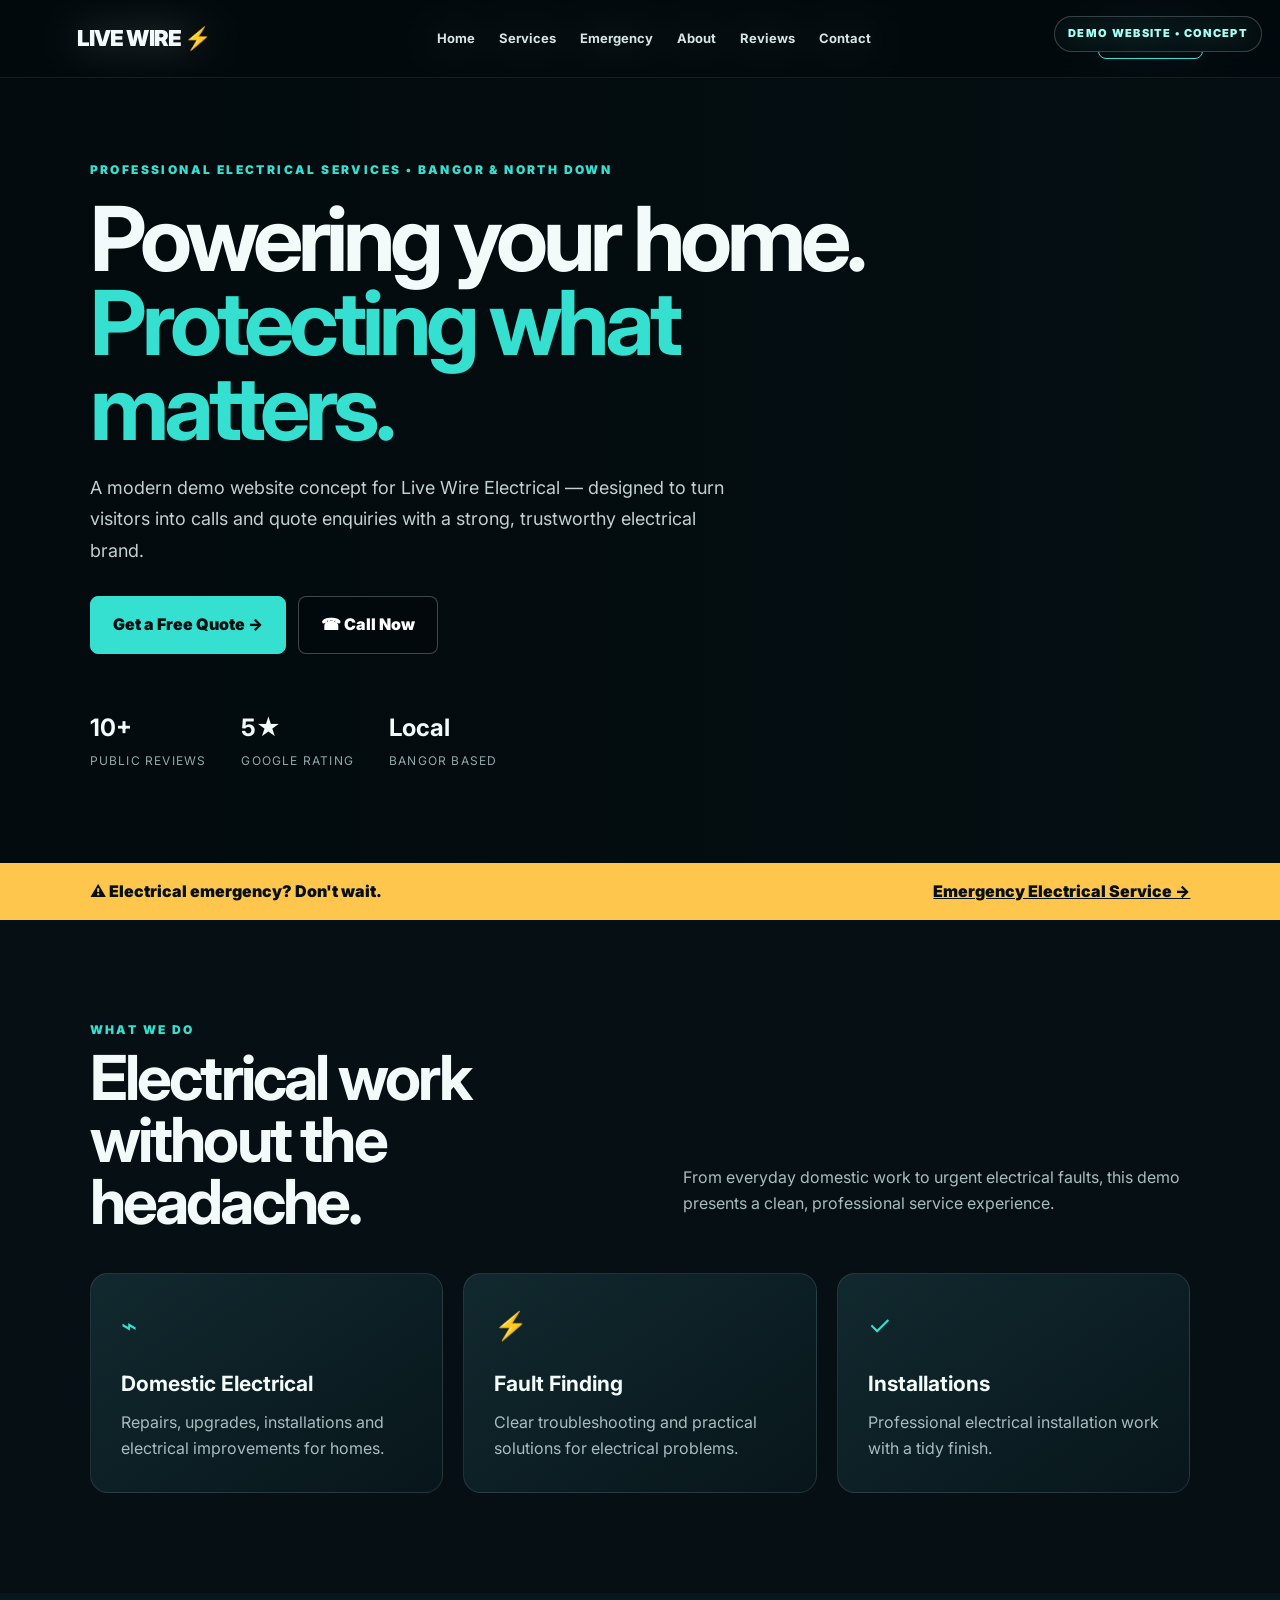
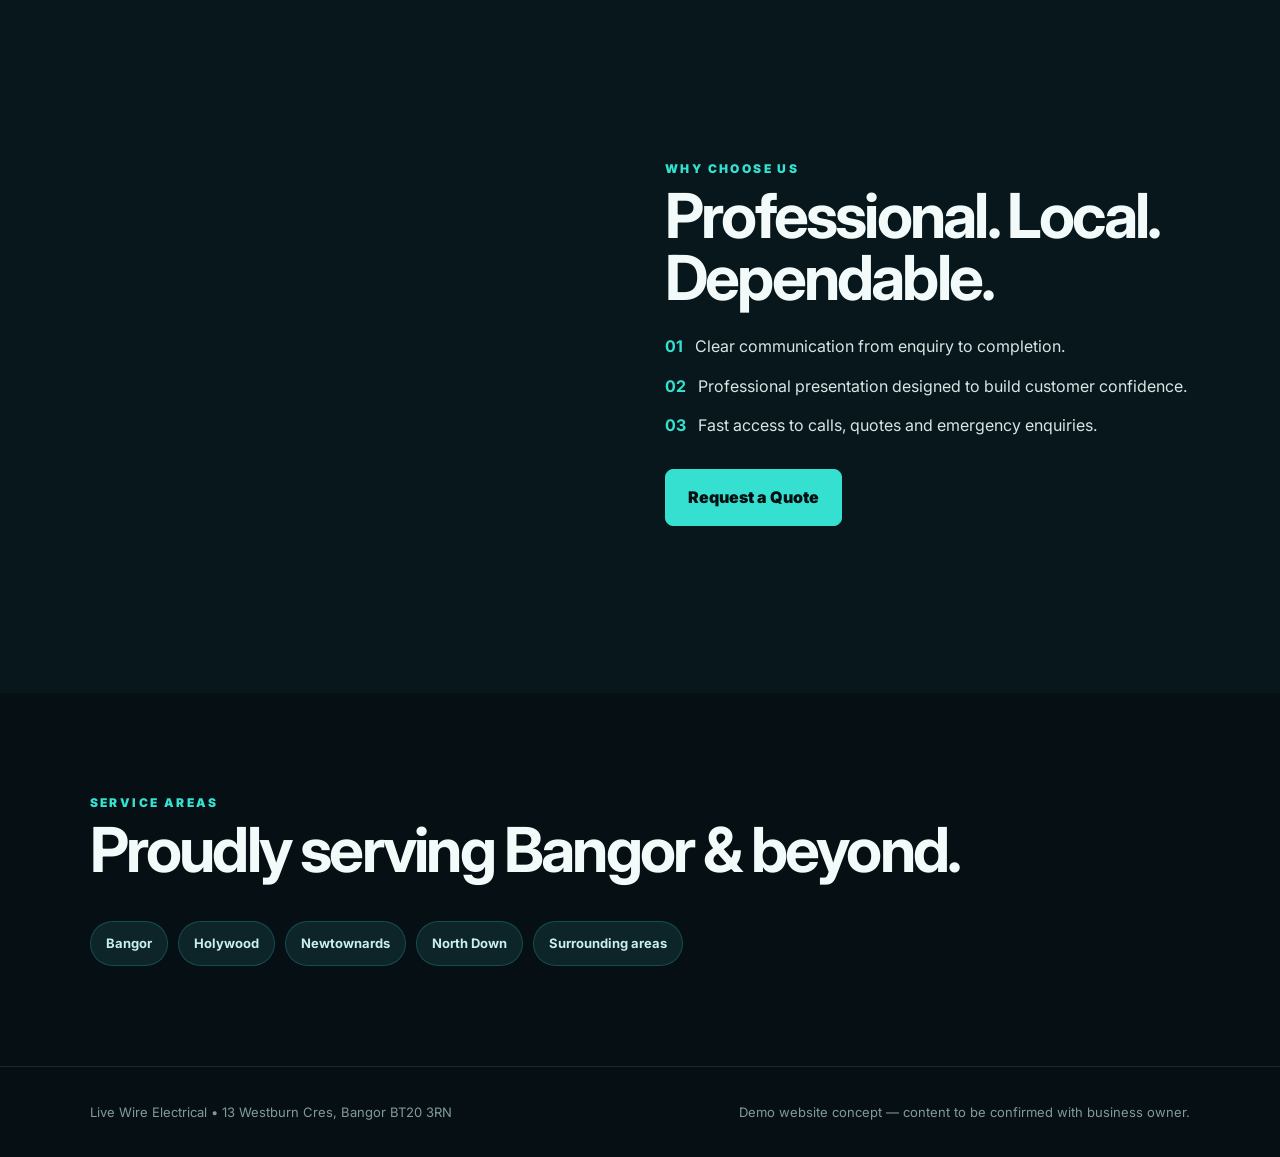
<file: index.html>
<!doctype html><html lang="en"><head><meta charset="utf-8"><meta name="viewport" content="width=device-width,initial-scale=1"><title>Live Wire Electrical — Demo Website</title><link rel="stylesheet" href="style.css"></head><body>
<div class="demo">DEMO WEBSITE • CONCEPT</div>
<nav class="nav"><a class="logo" href="index.html">LIVE WIRE <span>⚡</span></a><div class="links"><a href="index.html">Home</a><a href="services.html">Services</a><a href="emergency.html">Emergency</a><a href="about.html">About</a><a href="reviews.html">Reviews</a><a href="contact.html">Contact</a></div><a class="navcta" href="contact.html">FREE QUOTE</a><button class="menu" aria-label="Open menu">☰</button></nav><div class="mobile-menu"><a href="index.html">Home</a><a href="services.html">Services</a><a href="emergency.html">Emergency</a><a href="about.html">About</a><a href="reviews.html">Reviews</a><a href="contact.html">Contact</a></div>
<div id="header"></div><main><section class="hero"><div class="hero-content"><div class="eyebrow">Professional Electrical Services • Bangor & North Down</div><h1>Powering your home.<br><em>Protecting what matters.</em></h1><p>A modern demo website concept for Live Wire Electrical — designed to turn visitors into calls and quote enquiries with a strong, trustworthy electrical brand.</p><div class="btns"><a class="btn" href="contact.html">Get a Free Quote →</a><a class="btn alt" href="tel:+447909672500">☎ Call Now</a></div><div class="stats"><div class="stat"><strong>10+</strong><span>Public reviews</span></div><div class="stat"><strong>5★</strong><span>Google rating</span></div><div class="stat"><strong>Local</strong><span>Bangor based</span></div></div></div></section><div class="emergency"><span>⚠ Electrical emergency? Don't wait.</span><a href="emergency.html">Emergency Electrical Service →</a></div><section class="section"><div class="section-head"><div><div class="eyebrow">What we do</div><h2 class="title">Electrical work without the headache.</h2></div><p class="lead">From everyday domestic work to urgent electrical faults, this demo presents a clean, professional service experience.</p></div><div class="grid"><div class="card"><div class="icon">⌁</div><h3>Domestic Electrical</h3><p>Repairs, upgrades, installations and electrical improvements for homes.</p></div><div class="card"><div class="icon">⚡</div><h3>Fault Finding</h3><p>Clear troubleshooting and practical solutions for electrical problems.</p></div><div class="card"><div class="icon">✓</div><h3>Installations</h3><p>Professional electrical installation work with a tidy finish.</p></div></div></section><section class="section altbg"><div class="split"><div class="mini-photo"></div><div><div class="eyebrow">Why choose us</div><h2 class="title">Professional. Local. Dependable.</h2><div class="checks"><div class="check"><b>01</b><span>Clear communication from enquiry to completion.</span></div><div class="check"><b>02</b><span>Professional presentation designed to build customer confidence.</span></div><div class="check"><b>03</b><span>Fast access to calls, quotes and emergency enquiries.</span></div></div><div class="btns"><a class="btn" href="contact.html">Request a Quote</a></div></div></div></section><section class="section"><div class="section-head"><div><div class="eyebrow">Service areas</div><h2 class="title">Proudly serving Bangor & beyond.</h2></div></div><div class="tags"><span class="tag">Bangor</span><span class="tag">Holywood</span><span class="tag">Newtownards</span><span class="tag">North Down</span><span class="tag">Surrounding areas</span></div></section></main><footer class="footer"><span>Live Wire Electrical • 13 Westburn Cres, Bangor BT20 3RN</span><span>Demo website concept — content to be confirmed with business owner.</span></footer><a class="mobile-call" href="tel:+447909672500">☎ CALL LIVE WIRE — 07909 672500</a><script>fetch('header.html').then(r=>r.text()).then(x=>document.getElementById('header').innerHTML=x)</script><script>document.addEventListener('DOMContentLoaded',()=>{const b=document.querySelector('.menu'),m=document.querySelector('.mobile-menu');if(b&&m)b.addEventListener('click',()=>m.classList.toggle('open'));});</script>
</body></html>
</file>
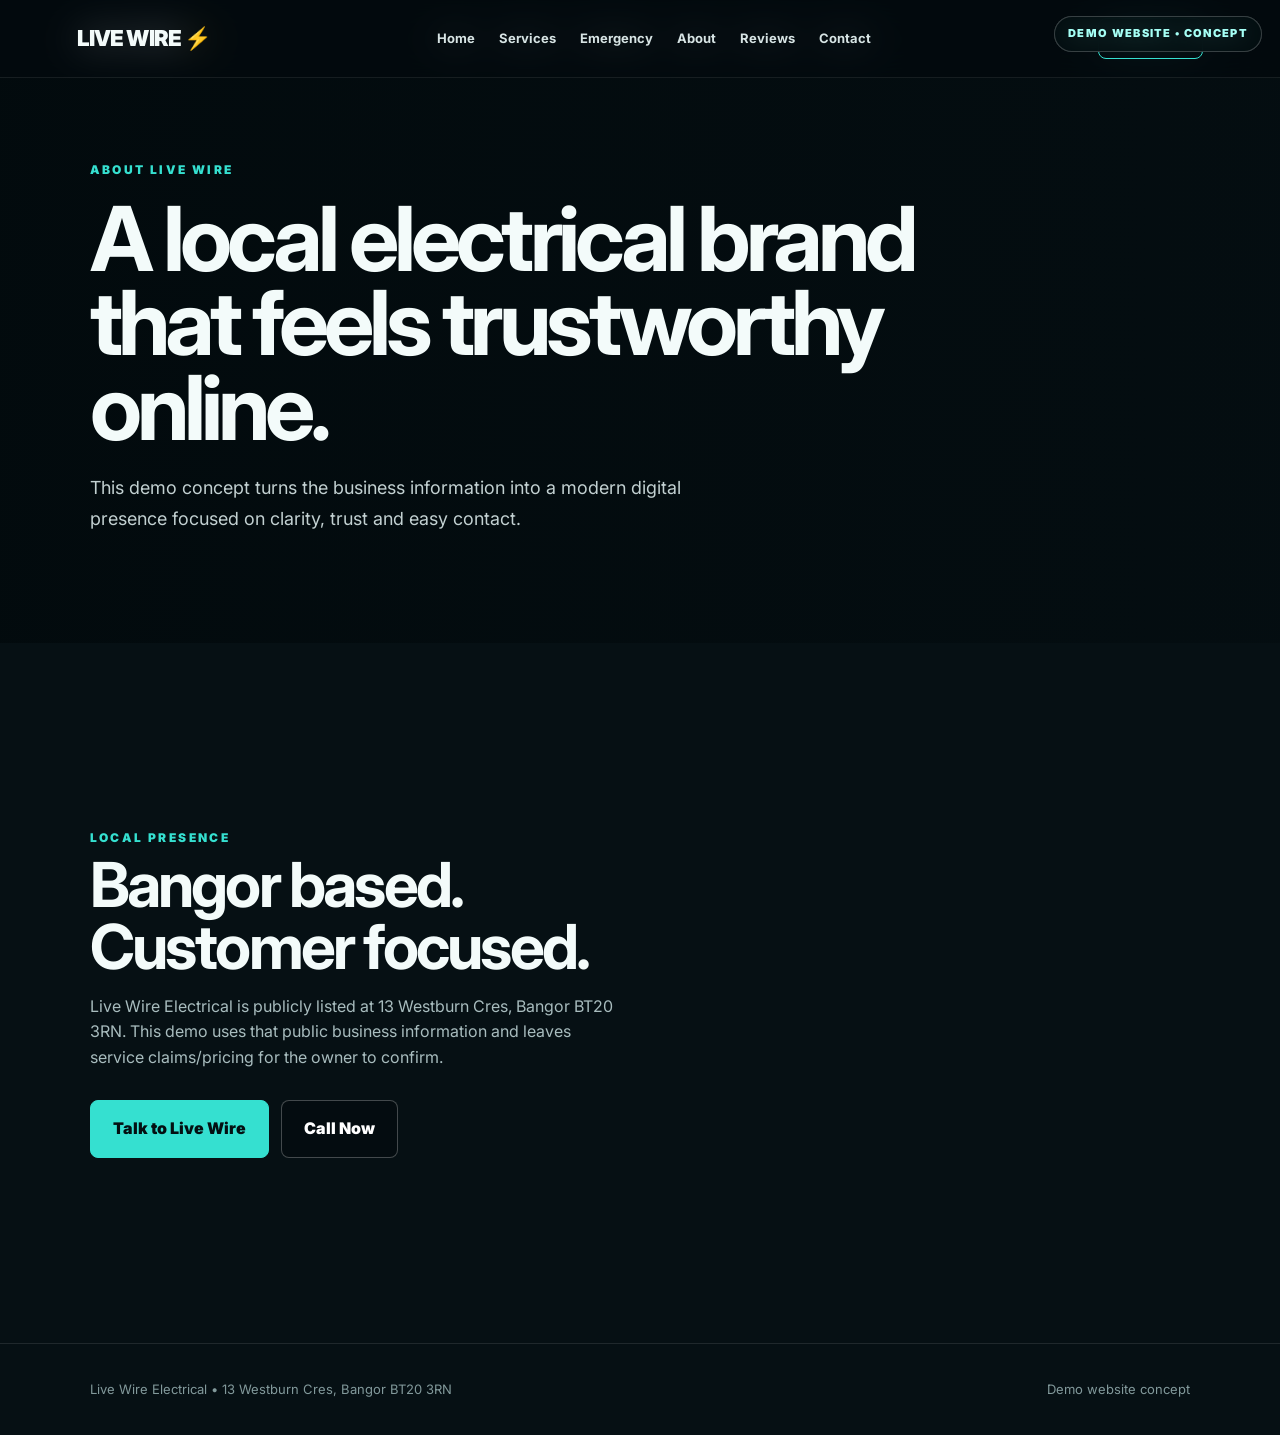
<file: about.html>
<!doctype html><html lang="en"><head><meta charset="utf-8"><meta name="viewport" content="width=device-width,initial-scale=1"><title>About | Live Wire Electrical — Demo</title><link rel="stylesheet" href="style.css"></head><body>
<div class="demo">DEMO WEBSITE • CONCEPT</div>
<nav class="nav"><a class="logo" href="index.html">LIVE WIRE <span>⚡</span></a><div class="links"><a href="index.html">Home</a><a href="services.html">Services</a><a href="emergency.html">Emergency</a><a href="about.html">About</a><a href="reviews.html">Reviews</a><a href="contact.html">Contact</a></div><a class="navcta" href="contact.html">FREE QUOTE</a><button class="menu" aria-label="Open menu">☰</button></nav><div class="mobile-menu"><a href="index.html">Home</a><a href="services.html">Services</a><a href="emergency.html">Emergency</a><a href="about.html">About</a><a href="reviews.html">Reviews</a><a href="contact.html">Contact</a></div>
<div id="header"></div><section class="hero" style="min-height:70vh;background-image:linear-gradient(90deg,rgba(2,10,13,.95),rgba(2,10,13,.45)),url('https://images.unsplash.com/photo-1581092921461-eab62e97a780?auto=format&fit=crop&w=2200&q=90')"><div class="hero-content"><div class="eyebrow">About Live Wire</div><h1>A local electrical brand that feels trustworthy online.</h1><p>This demo concept turns the business information into a modern digital presence focused on clarity, trust and easy contact.</p></div></section><section class="section"><div class="split"><div><div class="eyebrow">Local presence</div><h2 class="title">Bangor based. Customer focused.</h2><p class="lead">Live Wire Electrical is publicly listed at 13 Westburn Cres, Bangor BT20 3RN. This demo uses that public business information and leaves service claims/pricing for the owner to confirm.</p><div class="btns"><a class="btn" href="contact.html">Talk to Live Wire</a><a class="btn alt" href="tel:+447909672500">Call Now</a></div></div><div class="mini-photo"></div></div></section><footer class="footer"><span>Live Wire Electrical • 13 Westburn Cres, Bangor BT20 3RN</span><span>Demo website concept</span></footer><a class="mobile-call" href="tel:+447909672500">☎ CALL NOW</a><script>fetch('header.html').then(r=>r.text()).then(x=>document.getElementById('header').innerHTML=x)</script><script>document.addEventListener('DOMContentLoaded',()=>{const b=document.querySelector('.menu'),m=document.querySelector('.mobile-menu');if(b&&m)b.addEventListener('click',()=>m.classList.toggle('open'));});</script>
</body></html>
</file>
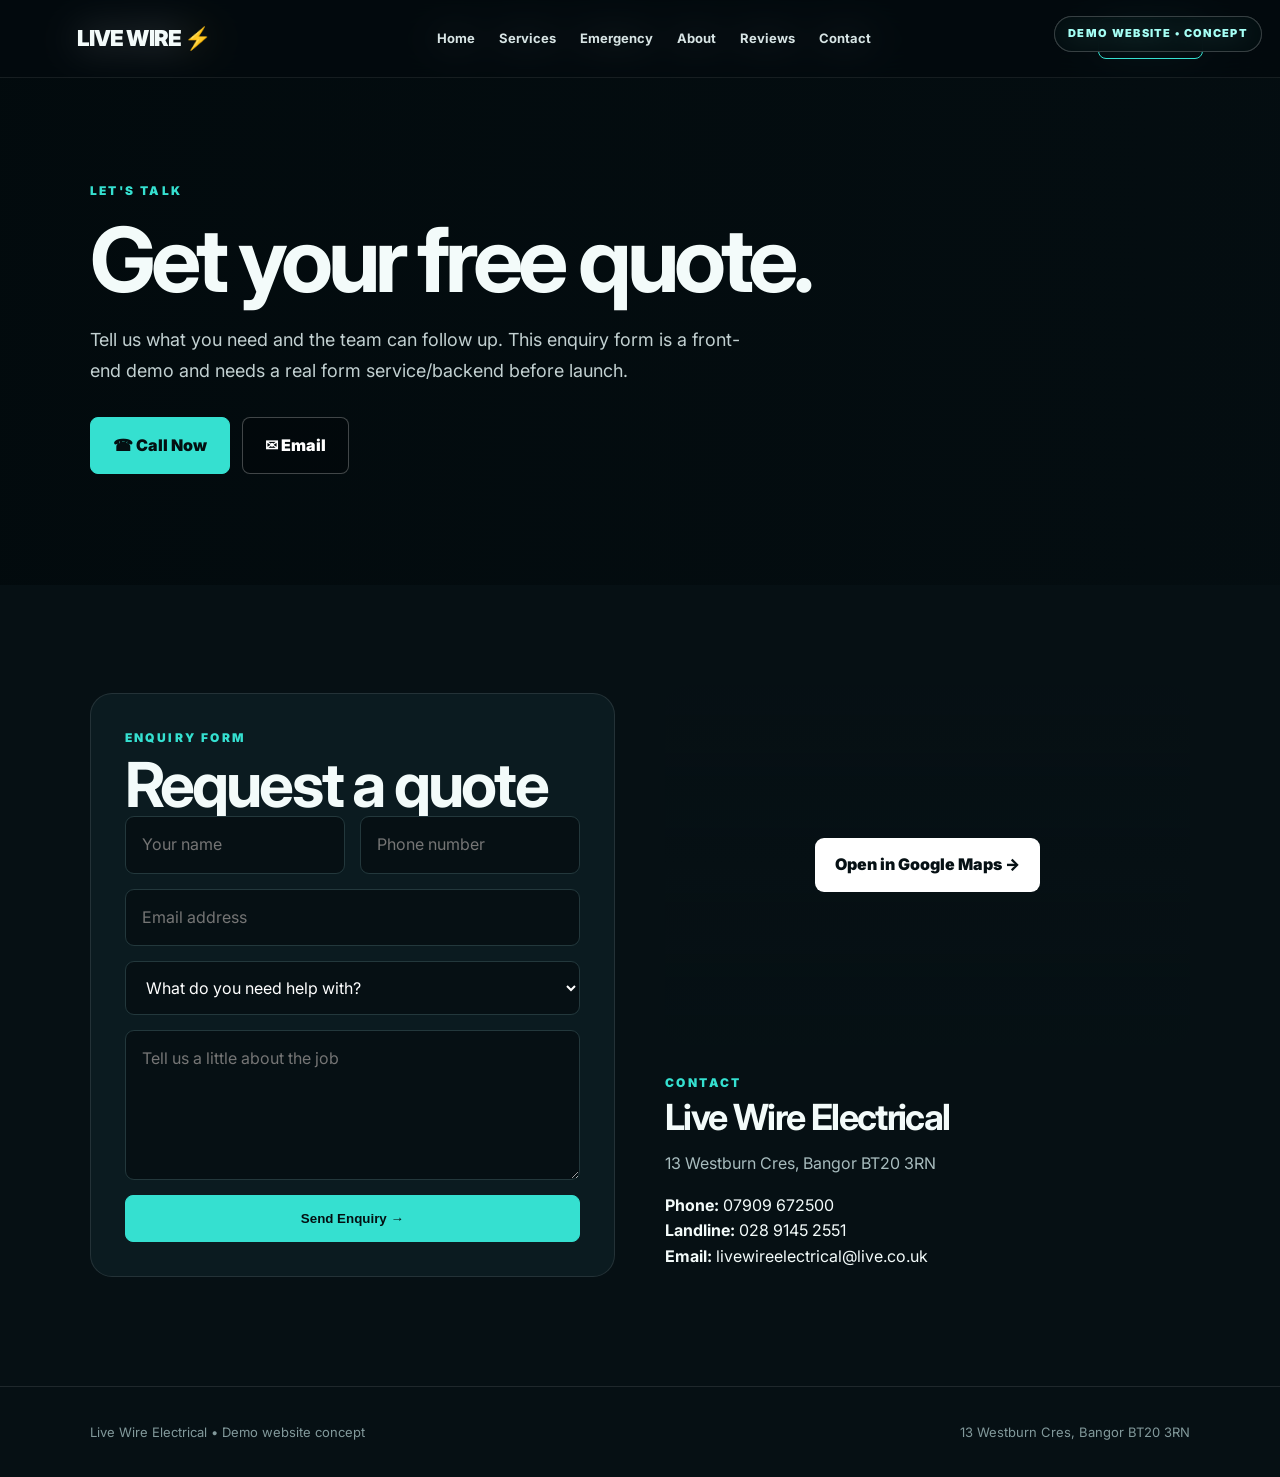
<file: contact.html>
<!doctype html><html lang="en"><head><meta charset="utf-8"><meta name="viewport" content="width=device-width,initial-scale=1"><title>Contact | Live Wire Electrical — Demo</title><link rel="stylesheet" href="style.css"></head><body>
<div class="demo">DEMO WEBSITE • CONCEPT</div>
<nav class="nav"><a class="logo" href="index.html">LIVE WIRE <span>⚡</span></a><div class="links"><a href="index.html">Home</a><a href="services.html">Services</a><a href="emergency.html">Emergency</a><a href="about.html">About</a><a href="reviews.html">Reviews</a><a href="contact.html">Contact</a></div><a class="navcta" href="contact.html">FREE QUOTE</a><button class="menu" aria-label="Open menu">☰</button></nav><div class="mobile-menu"><a href="index.html">Home</a><a href="services.html">Services</a><a href="emergency.html">Emergency</a><a href="about.html">About</a><a href="reviews.html">Reviews</a><a href="contact.html">Contact</a></div>
<div id="header"></div><section class="hero" style="min-height:65vh;background-image:linear-gradient(90deg,rgba(2,10,13,.95),rgba(2,10,13,.45)),url('https://images.unsplash.com/photo-1581094794329-c8112a89af12?auto=format&fit=crop&w=2200&q=90')"><div class="hero-content"><div class="eyebrow">Let's talk</div><h1>Get your free quote.</h1><p>Tell us what you need and the team can follow up. This enquiry form is a front-end demo and needs a real form service/backend before launch.</p><div class="btns"><a class="btn" href="tel:+447909672500">☎ Call Now</a><a class="btn alt" href="mailto:livewireelectrical@live.co.uk">✉ Email</a></div></div></section><section class="section"><div class="split"><div class="formbox"><div class="eyebrow">Enquiry form</div><h2 class="title">Request a quote</h2><form class="form" onsubmit="event.preventDefault();alert('Demo form — connect this to Formspree, Netlify Forms or your preferred backend before launch.')"><input placeholder="Your name" required><input placeholder="Phone number" required><input class="full" type="email" placeholder="Email address"><select class="full"><option>What do you need help with?</option><option>Domestic electrical</option><option>Electrical repair</option><option>Fault finding</option><option>Emergency electrical</option><option>Other</option></select><textarea class="full" placeholder="Tell us a little about the job"></textarea><button class="btn full" type="submit">Send Enquiry →</button></form></div><div><div class="map"><a href="https://www.google.com/maps/search/?api=1&query=13+Westburn+Crescent+Bangor+BT20+3RN" target="_blank">Open in Google Maps →</a></div><div style="margin-top:28px"><div class="eyebrow">Contact</div><h2 class="title" style="font-size:36px">Live Wire Electrical</h2><p class="lead">13 Westburn Cres, Bangor BT20 3RN</p><p><strong>Phone:</strong> <a href="tel:+447909672500">07909 672500</a><br><strong>Landline:</strong> <a href="tel:02891452551">028 9145 2551</a><br><strong>Email:</strong> <a href="mailto:livewireelectrical@live.co.uk">livewireelectrical@live.co.uk</a></p></div></div></div></section><footer class="footer"><span>Live Wire Electrical • Demo website concept</span><span>13 Westburn Cres, Bangor BT20 3RN</span></footer><a class="mobile-call" href="tel:+447909672500">☎ CALL NOW</a><script>fetch('header.html').then(r=>r.text()).then(x=>document.getElementById('header').innerHTML=x)</script><script>document.addEventListener('DOMContentLoaded',()=>{const b=document.querySelector('.menu'),m=document.querySelector('.mobile-menu');if(b&&m)b.addEventListener('click',()=>m.classList.toggle('open'));});</script>
</body></html>
</file>
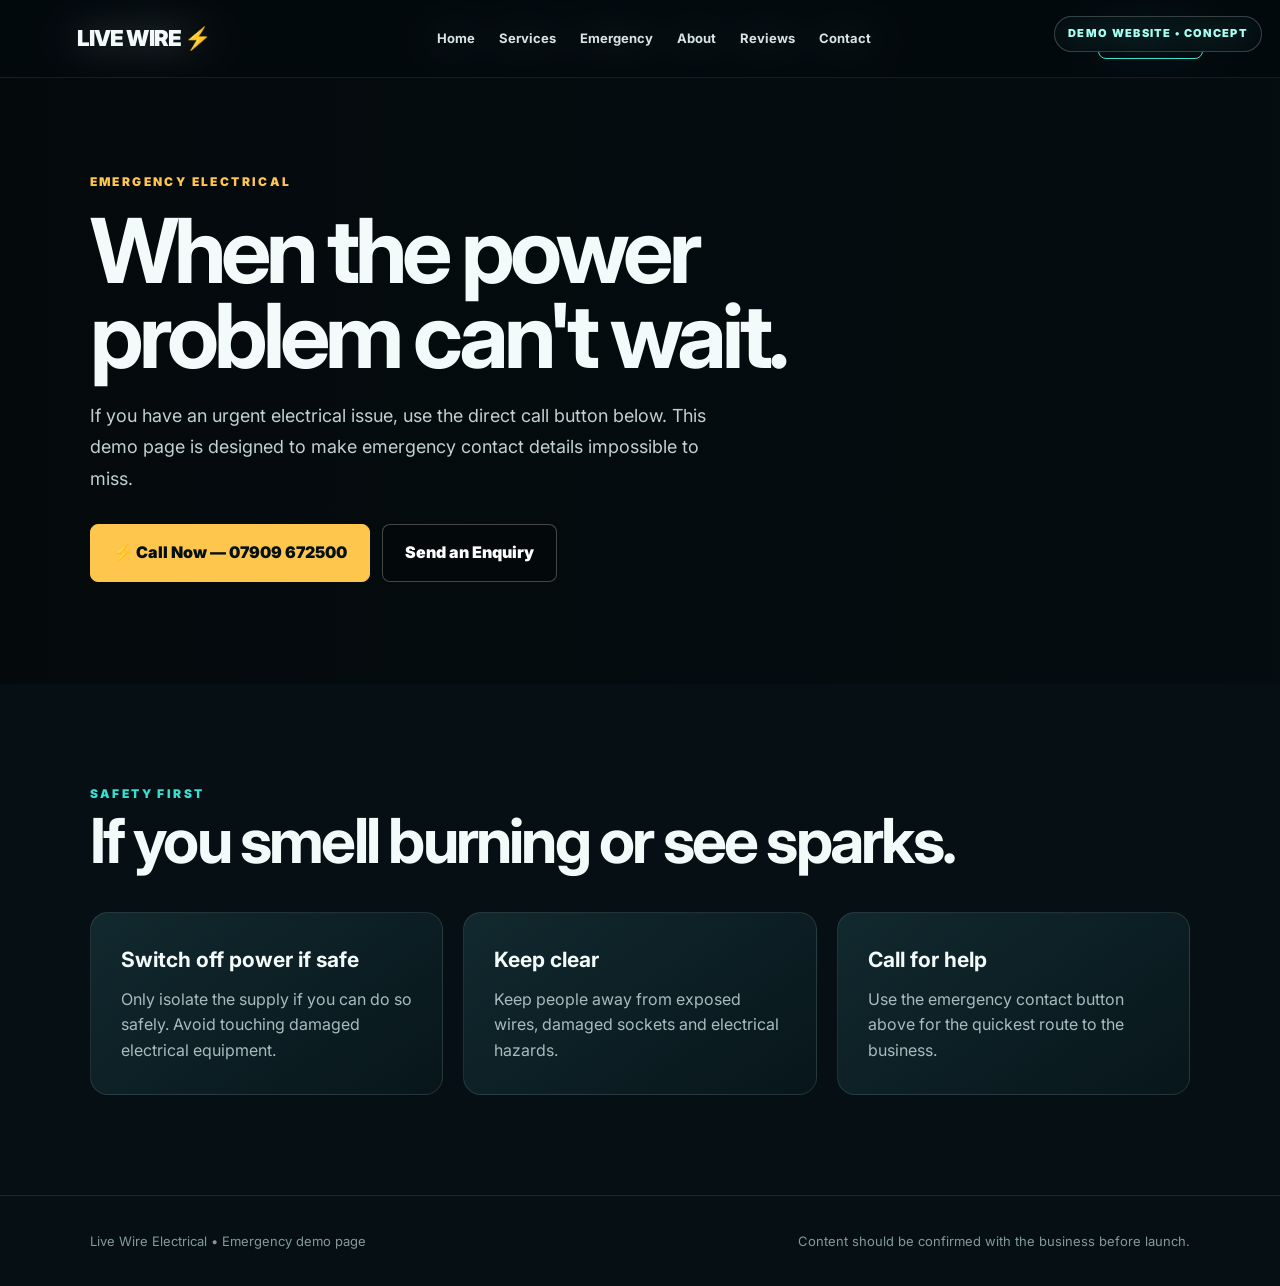
<file: emergency.html>
<!doctype html><html lang="en"><head><meta charset="utf-8"><meta name="viewport" content="width=device-width,initial-scale=1"><title>Emergency Electrical | Live Wire — Demo</title><link rel="stylesheet" href="style.css"></head><body>
<div class="demo">DEMO WEBSITE • CONCEPT</div>
<nav class="nav"><a class="logo" href="index.html">LIVE WIRE <span>⚡</span></a><div class="links"><a href="index.html">Home</a><a href="services.html">Services</a><a href="emergency.html">Emergency</a><a href="about.html">About</a><a href="reviews.html">Reviews</a><a href="contact.html">Contact</a></div><a class="navcta" href="contact.html">FREE QUOTE</a><button class="menu" aria-label="Open menu">☰</button></nav><div class="mobile-menu"><a href="index.html">Home</a><a href="services.html">Services</a><a href="emergency.html">Emergency</a><a href="about.html">About</a><a href="reviews.html">Reviews</a><a href="contact.html">Contact</a></div>
<div id="header"></div><section class="hero" style="min-height:76vh;background-image:linear-gradient(90deg,rgba(4,10,12,.96),rgba(4,10,12,.55)),url('https://images.unsplash.com/photo-1581093458791-9d42e3c0d2c7?auto=format&fit=crop&w=2200&q=90')"><div class="hero-content"><div class="eyebrow" style="color:#ffc64d">Emergency Electrical</div><h1>When the power problem can't wait.</h1><p>If you have an urgent electrical issue, use the direct call button below. This demo page is designed to make emergency contact details impossible to miss.</p><div class="btns"><a class="btn" style="background:#ffc64d;border-color:#ffc64d" href="tel:+447909672500">⚡ Call Now — 07909 672500</a><a class="btn alt" href="contact.html">Send an Enquiry</a></div></div></section><section class="section"><div class="section-head"><div><div class="eyebrow">Safety first</div><h2 class="title">If you smell burning or see sparks.</h2></div></div><div class="grid"><div class="card"><h3>Switch off power if safe</h3><p>Only isolate the supply if you can do so safely. Avoid touching damaged electrical equipment.</p></div><div class="card"><h3>Keep clear</h3><p>Keep people away from exposed wires, damaged sockets and electrical hazards.</p></div><div class="card"><h3>Call for help</h3><p>Use the emergency contact button above for the quickest route to the business.</p></div></div></section><footer class="footer"><span>Live Wire Electrical • Emergency demo page</span><span>Content should be confirmed with the business before launch.</span></footer><a class="mobile-call" href="tel:+447909672500">⚡ EMERGENCY CALL</a><script>fetch('header.html').then(r=>r.text()).then(x=>document.getElementById('header').innerHTML=x)</script><script>document.addEventListener('DOMContentLoaded',()=>{const b=document.querySelector('.menu'),m=document.querySelector('.mobile-menu');if(b&&m)b.addEventListener('click',()=>m.classList.toggle('open'));});</script>
</body></html>
</file>
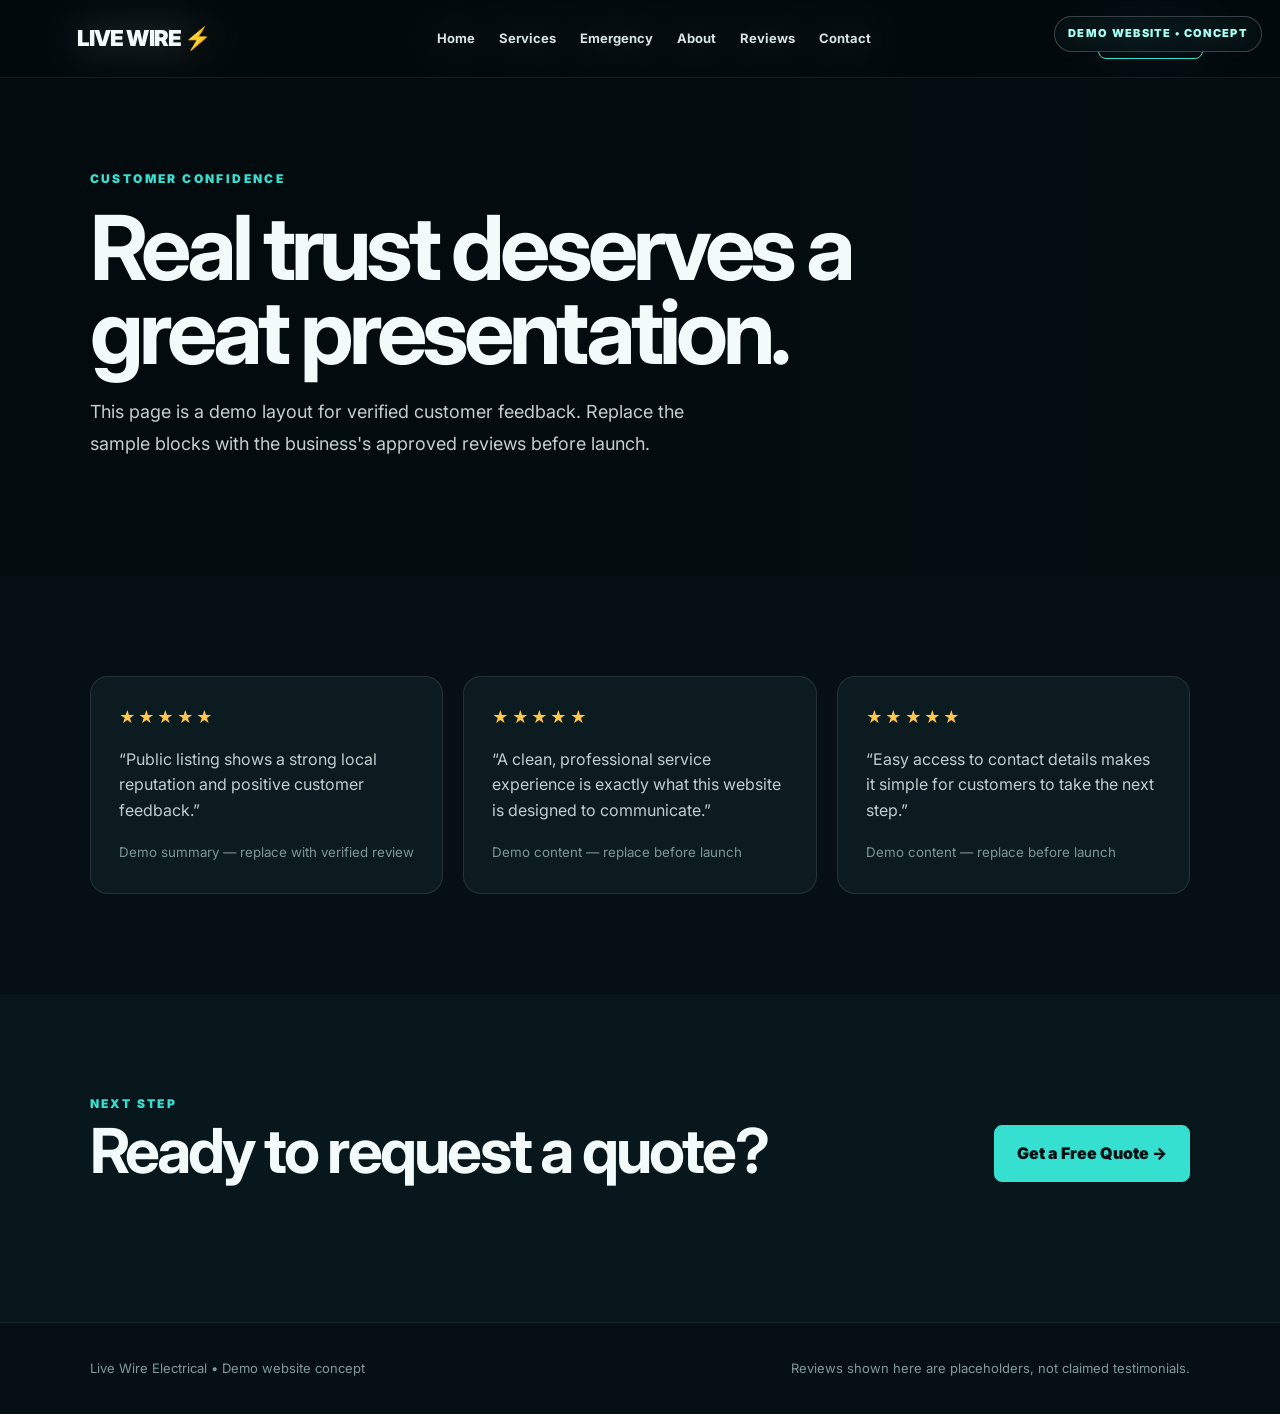
<file: reviews.html>
<!doctype html><html lang="en"><head><meta charset="utf-8"><meta name="viewport" content="width=device-width,initial-scale=1"><title>Reviews | Live Wire Electrical — Demo</title><link rel="stylesheet" href="style.css"></head><body>
<div class="demo">DEMO WEBSITE • CONCEPT</div>
<nav class="nav"><a class="logo" href="index.html">LIVE WIRE <span>⚡</span></a><div class="links"><a href="index.html">Home</a><a href="services.html">Services</a><a href="emergency.html">Emergency</a><a href="about.html">About</a><a href="reviews.html">Reviews</a><a href="contact.html">Contact</a></div><a class="navcta" href="contact.html">FREE QUOTE</a><button class="menu" aria-label="Open menu">☰</button></nav><div class="mobile-menu"><a href="index.html">Home</a><a href="services.html">Services</a><a href="emergency.html">Emergency</a><a href="about.html">About</a><a href="reviews.html">Reviews</a><a href="contact.html">Contact</a></div>
<div id="header"></div><section class="hero" style="min-height:64vh;background-image:linear-gradient(90deg,rgba(2,10,13,.95),rgba(2,10,13,.45)),url('https://images.unsplash.com/photo-1504917595217-d4dc5ebe6122?auto=format&fit=crop&w=2200&q=90')"><div class="hero-content"><div class="eyebrow">Customer confidence</div><h1>Real trust deserves a great presentation.</h1><p>This page is a demo layout for verified customer feedback. Replace the sample blocks with the business's approved reviews before launch.</p></div></section><section class="section"><div class="grid"><div class="review"><div class="stars">★★★★★</div><p>“Public listing shows a strong local reputation and positive customer feedback.”</p><small>Demo summary — replace with verified review</small></div><div class="review"><div class="stars">★★★★★</div><p>“A clean, professional service experience is exactly what this website is designed to communicate.”</p><small>Demo content — replace before launch</small></div><div class="review"><div class="stars">★★★★★</div><p>“Easy access to contact details makes it simple for customers to take the next step.”</p><small>Demo content — replace before launch</small></div></div></section><section class="section altbg"><div class="section-head"><div><div class="eyebrow">Next step</div><h2 class="title">Ready to request a quote?</h2></div><a class="btn" href="contact.html">Get a Free Quote →</a></div></section><footer class="footer"><span>Live Wire Electrical • Demo website concept</span><span>Reviews shown here are placeholders, not claimed testimonials.</span></footer><a class="mobile-call" href="tel:+447909672500">☎ CALL NOW</a><script>fetch('header.html').then(r=>r.text()).then(x=>document.getElementById('header').innerHTML=x)</script><script>document.addEventListener('DOMContentLoaded',()=>{const b=document.querySelector('.menu'),m=document.querySelector('.mobile-menu');if(b&&m)b.addEventListener('click',()=>m.classList.toggle('open'));});</script>
</body></html>
</file>
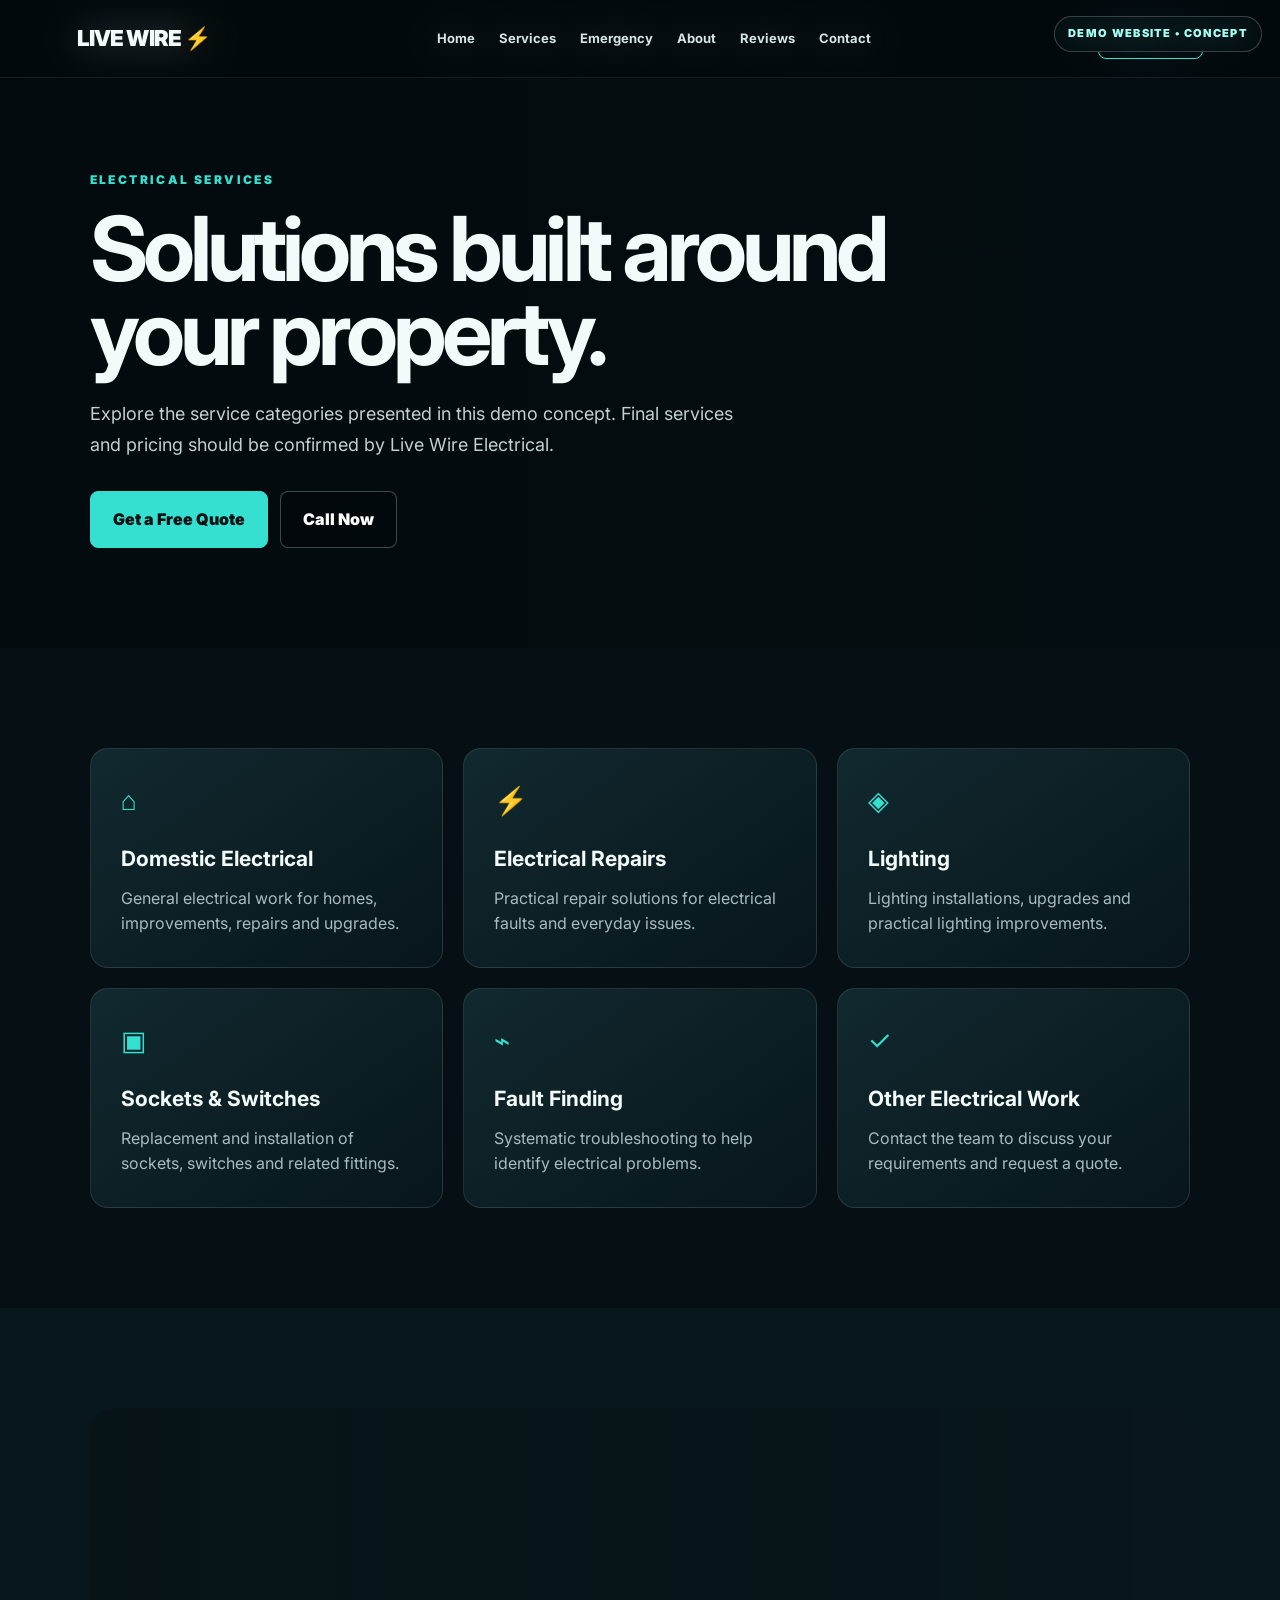
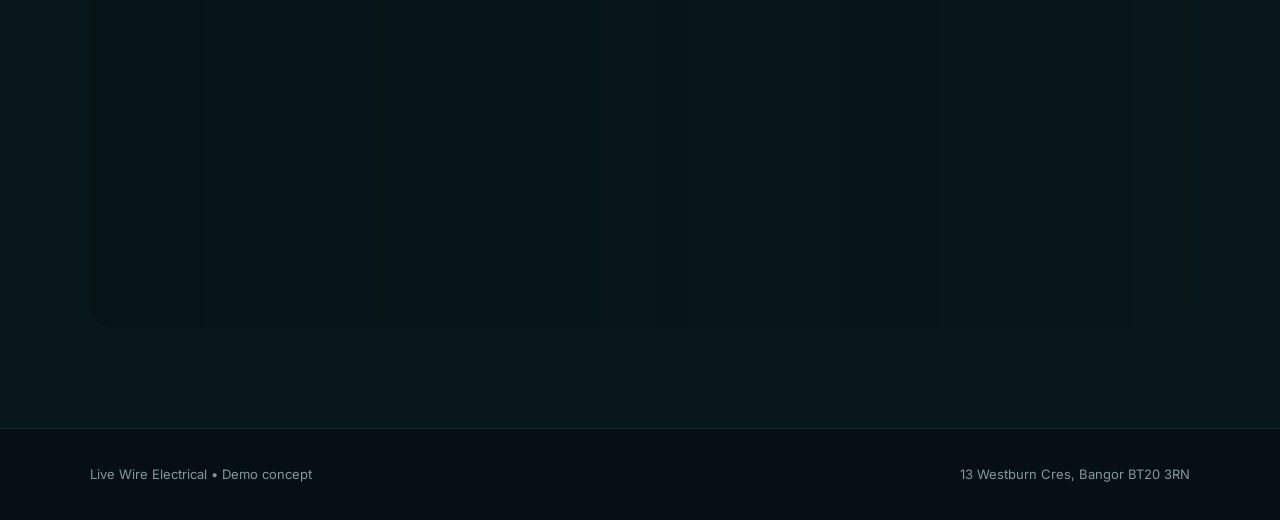
<file: services.html>
<!doctype html><html lang="en"><head><meta charset="utf-8"><meta name="viewport" content="width=device-width,initial-scale=1"><title>Services | Live Wire Electrical — Demo</title><link rel="stylesheet" href="style.css"></head><body>
<div class="demo">DEMO WEBSITE • CONCEPT</div>
<nav class="nav"><a class="logo" href="index.html">LIVE WIRE <span>⚡</span></a><div class="links"><a href="index.html">Home</a><a href="services.html">Services</a><a href="emergency.html">Emergency</a><a href="about.html">About</a><a href="reviews.html">Reviews</a><a href="contact.html">Contact</a></div><a class="navcta" href="contact.html">FREE QUOTE</a><button class="menu" aria-label="Open menu">☰</button></nav><div class="mobile-menu"><a href="index.html">Home</a><a href="services.html">Services</a><a href="emergency.html">Emergency</a><a href="about.html">About</a><a href="reviews.html">Reviews</a><a href="contact.html">Contact</a></div>
<div id="header"></div><section class="hero" style="min-height:72vh;background-image:linear-gradient(90deg,rgba(2,10,13,.95),rgba(2,10,13,.45)),url('https://images.unsplash.com/photo-1621905251918-48416bd8575a?auto=format&fit=crop&w=2200&q=90')"><div class="hero-content"><div class="eyebrow">Electrical Services</div><h1>Solutions built around your property.</h1><p>Explore the service categories presented in this demo concept. Final services and pricing should be confirmed by Live Wire Electrical.</p><div class="btns"><a class="btn" href="contact.html">Get a Free Quote</a><a class="btn alt" href="tel:+447909672500">Call Now</a></div></div></section><section class="section"><div class="grid"><div class="card"><div class="icon">⌂</div><h3>Domestic Electrical</h3><p>General electrical work for homes, improvements, repairs and upgrades.</p></div><div class="card"><div class="icon">⚡</div><h3>Electrical Repairs</h3><p>Practical repair solutions for electrical faults and everyday issues.</p></div><div class="card"><div class="icon">◈</div><h3>Lighting</h3><p>Lighting installations, upgrades and practical lighting improvements.</p></div><div class="card"><div class="icon">▣</div><h3>Sockets & Switches</h3><p>Replacement and installation of sockets, switches and related fittings.</p></div><div class="card"><div class="icon">⌁</div><h3>Fault Finding</h3><p>Systematic troubleshooting to help identify electrical problems.</p></div><div class="card"><div class="icon">✓</div><h3>Other Electrical Work</h3><p>Contact the team to discuss your requirements and request a quote.</p></div></div></section><section class="section altbg"><div class="photo-wide"></div></section><footer class="footer"><span>Live Wire Electrical • Demo concept</span><span>13 Westburn Cres, Bangor BT20 3RN</span></footer><a class="mobile-call" href="tel:+447909672500">☎ CALL NOW</a><script>fetch('header.html').then(r=>r.text()).then(x=>document.getElementById('header').innerHTML=x)</script><script>document.addEventListener('DOMContentLoaded',()=>{const b=document.querySelector('.menu'),m=document.querySelector('.mobile-menu');if(b&&m)b.addEventListener('click',()=>m.classList.toggle('open'));});</script>
</body></html>
</file>
<file: style.css>
@import url('https://fonts.googleapis.com/css2?family=Inter:wght@400;500;600;700;800;900&display=swap');
:root{--bg:#061014;--panel:#0b1b20;--panel2:#10262b;--text:#f3fbfa;--muted:#a8bcbe;--accent:#35e0d0;--accent2:#a5fff5;--warning:#ffc64d;--line:rgba(255,255,255,.1)}*{box-sizing:border-box}html{scroll-behavior:smooth}body{margin:0;background:var(--bg);color:var(--text);font-family:Inter,Arial,sans-serif;line-height:1.6}a{text-decoration:none;color:inherit}.demo{position:fixed;z-index:100;top:16px;right:18px;padding:8px 13px;border:1px solid rgba(255,255,255,.18);background:rgba(4,14,17,.72);backdrop-filter:blur(12px);border-radius:999px;font-size:11px;font-weight:900;letter-spacing:.12em;color:var(--accent2)}.nav{position:fixed;z-index:90;top:0;left:0;right:0;padding:18px 6%;display:flex;align-items:center;justify-content:space-between;background:rgba(3,11,14,.72);backdrop-filter:blur(18px);border-bottom:1px solid rgba(255,255,255,.07)}.logo{font-size:22px;font-weight:900;letter-spacing:-.04em}.logo span{color:var(--accent)}.links{display:flex;gap:24px;font-size:13px;font-weight:700;color:#d7e4e4}.links a{transition:.25s}.links a:hover,.links .active{color:var(--accent)}.navcta{padding:10px 15px;border:1px solid var(--accent);border-radius:8px;color:var(--accent);font-size:12px;font-weight:900}.hero{min-height:94vh;padding:160px 7% 90px;display:flex;align-items:center;background:linear-gradient(90deg,rgba(2,10,13,.95) 0%,rgba(2,10,13,.68) 48%,rgba(2,10,13,.25) 100%),url('https://images.unsplash.com/photo-1621905252507-b35492cc74b4?auto=format&fit=crop&w=2200&q=90') center/cover}.hero-content{max-width:900px}.eyebrow{font-size:12px;font-weight:900;letter-spacing:.2em;color:var(--accent);text-transform:uppercase}.hero h1{font-size:clamp(48px,7vw,94px);line-height:.94;letter-spacing:-.055em;margin:18px 0 22px;max-width:900px}.hero h1 em{font-style:normal;color:var(--accent)}.hero p{max-width:650px;color:#c2d0d1;font-size:18px;line-height:1.75}.btns{display:flex;gap:12px;flex-wrap:wrap;margin-top:30px}.btn{display:inline-flex;align-items:center;justify-content:center;gap:8px;padding:15px 22px;border-radius:8px;font-weight:900;background:var(--accent);color:#041012;border:1px solid var(--accent);transition:.25s}.btn:hover{transform:translateY(-3px);box-shadow:0 15px 35px rgba(53,224,208,.18)}.btn.alt{background:rgba(0,0,0,.2);color:white;border-color:rgba(255,255,255,.25)}.stats{display:flex;gap:35px;margin-top:55px;flex-wrap:wrap}.stat strong{display:block;font-size:24px}.stat span{color:#91a7a9;font-size:12px;text-transform:uppercase;letter-spacing:.1em}.emergency{background:var(--warning);color:#071014;padding:16px 7%;display:flex;justify-content:space-between;align-items:center;font-weight:900}.emergency a{text-decoration:underline}.section{padding:100px 7%}.section.altbg{background:#08171b}.section-head{display:flex;justify-content:space-between;gap:30px;align-items:end;margin-bottom:40px}.title{font-size:clamp(36px,5vw,62px);line-height:1;letter-spacing:-.045em;margin:7px 0 0}.lead{color:var(--muted);max-width:650px}.grid{display:grid;grid-template-columns:repeat(3,1fr);gap:20px}.card{padding:30px;border:1px solid var(--line);background:linear-gradient(145deg,rgba(18,43,48,.95),rgba(8,23,27,.95));border-radius:18px;transition:.3s}.card:hover{transform:translateY(-7px);border-color:rgba(53,224,208,.55)}.icon{font-size:27px;color:var(--accent);margin-bottom:20px}.card h3{font-size:21px;margin:0 0 10px}.card p{color:var(--muted);margin:0}.photo-wide{min-height:520px;border-radius:24px;background:linear-gradient(90deg,rgba(3,11,14,.3),rgba(3,11,14,.05)),url('https://images.unsplash.com/photo-1555963966-b7ae5400b6e5?auto=format&fit=crop&w=1800&q=90') center/cover}.split{display:grid;grid-template-columns:1fr 1fr;gap:50px;align-items:center}.mini-photo{min-height:500px;border-radius:22px;background:url('https://images.unsplash.com/photo-1581092160607-ee22621dd758?auto=format&fit=crop&w=1300&q=90') center/cover}.checks{display:grid;gap:14px;margin-top:25px}.check{display:flex;gap:12px;align-items:flex-start;color:#d7e5e5}.check b{color:var(--accent)}.tags{display:flex;flex-wrap:wrap;gap:10px}.tag{padding:11px 15px;border:1px solid rgba(53,224,208,.22);background:#0d2429;border-radius:999px;color:#c7efec;font-weight:700;font-size:13px}.price-grid{display:grid;grid-template-columns:repeat(2,1fr);gap:16px}.price{display:flex;justify-content:space-between;gap:20px;padding:19px 20px;background:#0b1b20;border:1px solid var(--line);border-radius:12px}.price span:last-child{color:var(--accent);font-weight:900}.review{padding:28px;background:#0b1b20;border:1px solid var(--line);border-radius:18px}.stars{color:var(--warning);letter-spacing:.15em}.review p{color:#c0cecf}.review small{color:#7f9698}.formbox{max-width:850px;padding:34px;background:#0b1b20;border:1px solid var(--line);border-radius:22px}.form{display:grid;grid-template-columns:1fr 1fr;gap:15px}.form .full{grid-column:1/-1}.form input,.form textarea,.form select{width:100%;padding:15px 16px;background:#061014;border:1px solid #23383c;border-radius:9px;color:white;font:inherit;outline:none}.form textarea{min-height:150px;resize:vertical}.form input:focus,.form textarea:focus,.form select:focus{border-color:var(--accent)}.map{min-height:360px;border-radius:22px;background:linear-gradient(rgba(6,16,20,.35),rgba(6,16,20,.65)),url('https://images.unsplash.com/photo-1569336415962-a4bd9f69cd83?auto=format&fit=crop&w=1500&q=85') center/cover;display:flex;align-items:center;justify-content:center}.map a{background:#fff;color:#061014;padding:14px 20px;border-radius:9px;font-weight:900}.footer{padding:35px 7%;border-top:1px solid var(--line);color:#82999b;font-size:13px;display:flex;justify-content:space-between;gap:20px;flex-wrap:wrap}.mobile-call{display:none}@media(max-width:850px){.links{display:none}.navcta{margin-right:70px}.hero{padding:140px 6% 80px}.hero h1{font-size:56px}.section{padding:72px 6%}.grid,.split,.price-grid{grid-template-columns:1fr}.section-head{display:block}.photo-wide{min-height:360px}.mini-photo{min-height:340px}.form{grid-template-columns:1fr}.form .full{grid-column:auto}.emergency{display:block;padding:15px 6%}.emergency a{display:inline-block;margin-top:5px}.demo{top:auto;bottom:70px;right:14px}.mobile-call{display:block;position:fixed;z-index:95;bottom:0;left:0;right:0;background:var(--accent);color:#031012;text-align:center;padding:14px;font-weight:900}.footer{padding-bottom:70px}}

.menu{display:none;background:transparent;border:1px solid rgba(255,255,255,.18);color:white;border-radius:8px;padding:9px 11px;font-size:18px;cursor:pointer}.mobile-menu{display:none}
@media(max-width:850px){.menu{display:block;position:absolute;right:18px}.mobile-menu{position:fixed;z-index:89;top:72px;left:0;right:0;background:rgba(3,11,14,.96);backdrop-filter:blur(18px);border-bottom:1px solid rgba(255,255,255,.08);padding:12px 6%;flex-direction:column}.mobile-menu.open{display:flex}.mobile-menu a{padding:12px 0;border-bottom:1px solid rgba(255,255,255,.06);font-weight:800}.navcta{margin-right:58px}}
</file>
